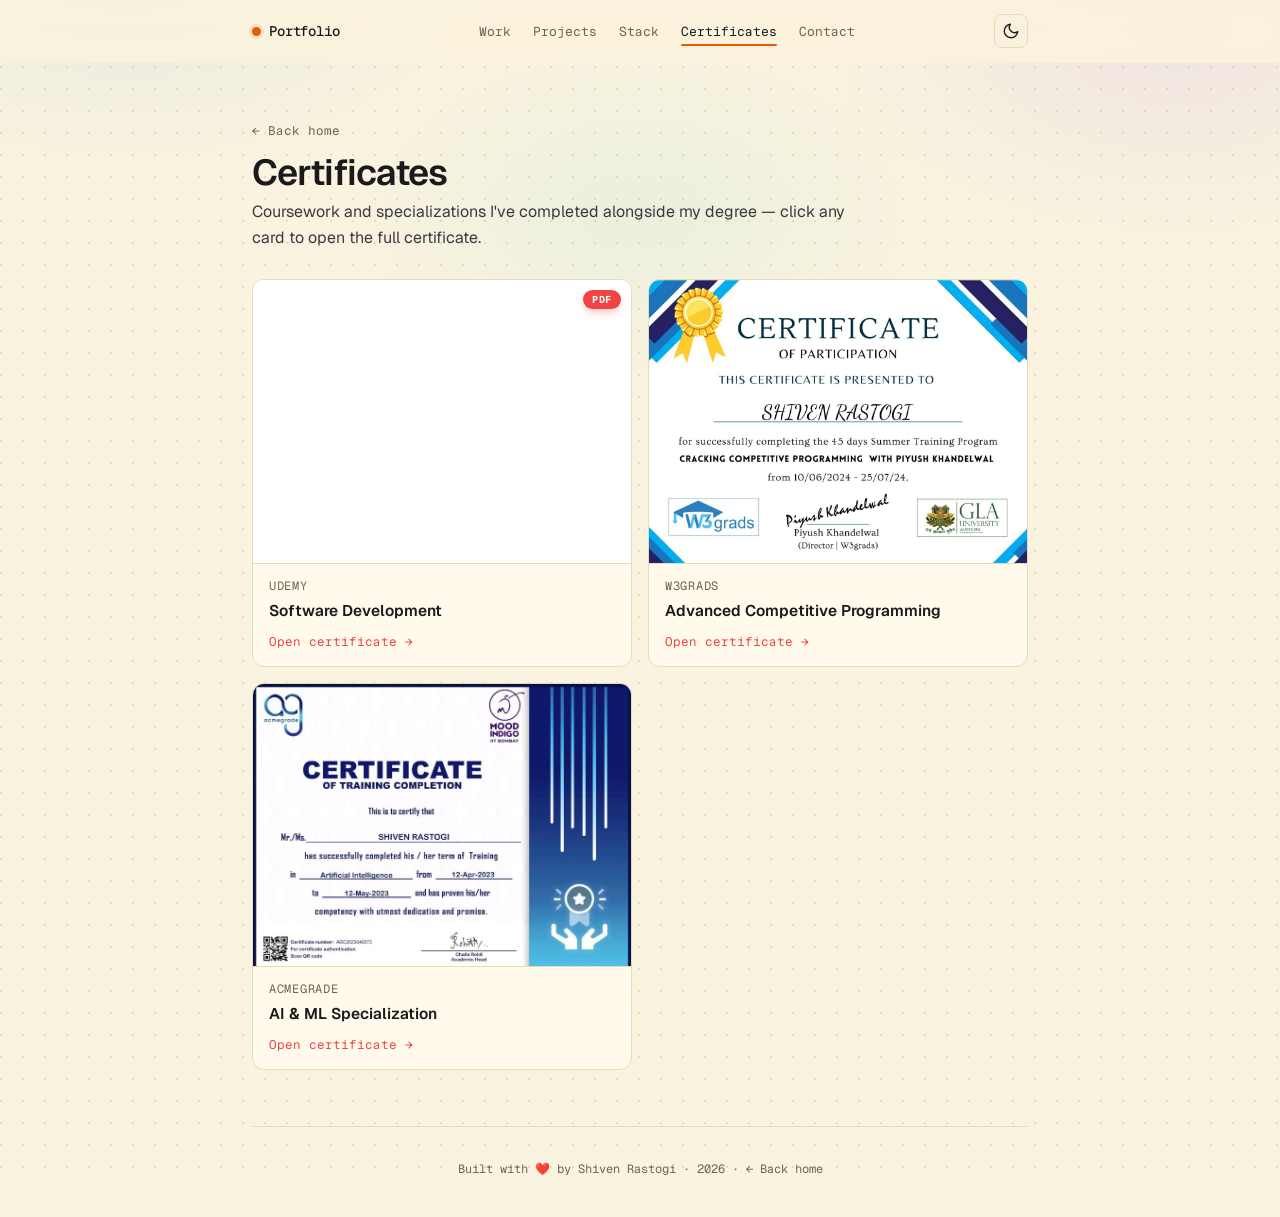
<file: certifications.html>
<!doctype html>
<html lang="en">
<head>
  <meta charset="utf-8" />
  <meta name="viewport" content="width=device-width, initial-scale=1" />
  <title>Certificates — Shiven Rastogi</title>
  <meta name="description" content="Certificates earned by Shiven Rastogi." />
  <meta name="theme-color" content="#0a1124" />

  <link rel="icon" type="image/png" href="https://github.com/Shivenrastogi59.png" />
  <link rel="apple-touch-icon" href="https://github.com/Shivenrastogi59.png" />

  <style>
    html { background-color: #faf3df; color-scheme: light; }
    html[data-theme="dark"] { background-color: #0a1124; color-scheme: dark; }
  </style>

  <link rel="prefetch" href="index.html" />
  <link rel="prefetch" href="projects.html" />
  <link rel="prefetch" href="contact.html" />
  <script>
    (function () {
      try {
        var saved = localStorage.getItem('shiven.theme');
        var sys = window.matchMedia('(prefers-color-scheme: dark)').matches;
        document.documentElement.setAttribute('data-theme', saved || (sys ? 'dark' : 'light'));
      } catch (e) {}
    })();
  </script>

  <link rel="preconnect" href="https://fonts.googleapis.com" />
  <link rel="preconnect" href="https://fonts.gstatic.com" crossorigin />
  <link href="https://fonts.googleapis.com/css2?family=Geist:wght@400;500;600;700&family=Geist+Mono:wght@400;500&display=swap" rel="stylesheet" />

  <link rel="stylesheet" href="styles.css" />
</head>
<body data-page="certifications">
  <a class="skip-link" href="#main">Skip to content</a>

  <header class="topbar">
    <div class="wrap-wide topbar-inner">
      <a class="brand" href="index.html" aria-label="Home">
        <span class="brand-dot" aria-hidden="true"></span>
        <span>Portfolio</span>
      </a>
      <nav id="topnav" class="topnav" aria-label="Primary">
        <a href="index.html#work">Work</a>
        <a href="projects.html">Projects</a>
        <a href="index.html#stack">Stack</a>
        <a href="certifications.html" class="active">Certificates</a>
        <a href="contact.html">Contact</a>
      </nav>
      <div class="topbar-end">
        <button id="navToggle" class="nav-toggle" aria-label="Toggle menu" aria-expanded="false" aria-controls="topnav" title="Menu">
          <svg class="icon-burger" viewBox="0 0 24 24" width="18" height="18" fill="none" stroke="currentColor" stroke-width="1.8" stroke-linecap="round" stroke-linejoin="round" aria-hidden="true"><line x1="3" y1="6" x2="21" y2="6"/><line x1="3" y1="12" x2="21" y2="12"/><line x1="3" y1="18" x2="21" y2="18"/></svg>
          <svg class="icon-close" viewBox="0 0 24 24" width="18" height="18" fill="none" stroke="currentColor" stroke-width="1.8" stroke-linecap="round" stroke-linejoin="round" aria-hidden="true"><line x1="18" y1="6" x2="6" y2="18"/><line x1="6" y1="6" x2="18" y2="18"/></svg>
        </button>
        <button id="themeToggle" class="theme-toggle" aria-label="Toggle theme">
          <svg class="icon-sun" viewBox="0 0 24 24" width="18" height="18" fill="none" stroke="currentColor" stroke-width="1.8" stroke-linecap="round" stroke-linejoin="round" aria-hidden="true"><circle cx="12" cy="12" r="4"/><path d="M12 2v2M12 20v2M4.93 4.93l1.41 1.41M17.66 17.66l1.41 1.41M2 12h2M20 12h2M4.93 19.07l1.41-1.41M17.66 6.34l1.41-1.41"/></svg>
          <svg class="icon-moon" viewBox="0 0 24 24" width="18" height="18" fill="none" stroke="currentColor" stroke-width="1.8" stroke-linecap="round" stroke-linejoin="round" aria-hidden="true"><path d="M21 12.79A9 9 0 1 1 11.21 3a7 7 0 0 0 9.79 9.79z"/></svg>
        </button>
      </div>
    </div>
  </header>

  <main id="main" class="wrap-wide">
    <section class="page-head">
      <a class="crumb" href="index.html">← Back home</a>
      <h1>Certificates</h1>
      <p class="lede">Coursework and specializations I've completed alongside my degree — click any card to open the full certificate.</p>
    </section>

    <section class="s-certs">
      <div class="cert-grid">

        <a class="cert-card reveal" href="Resume%26Certificates/Shiven--Udemy--SD.pdf" target="_blank" rel="noopener">
          <div class="cert-thumb cert-thumb-pdf">
            <iframe src="Resume%26Certificates/Shiven--Udemy--SD.pdf#toolbar=0&navpanes=0&scrollbar=0&view=FitH&page=1" title="Software Development certificate preview" tabindex="-1" aria-hidden="true" loading="lazy"></iframe>
            <span class="cert-thumb-cover" aria-hidden="true"></span>
            <span class="cert-badge">PDF</span>
          </div>
          <div class="cert-body">
            <span class="cert-issuer">Udemy</span>
            <h3 class="cert-name">Software Development</h3>
            <span class="cert-link">Open certificate →</span>
          </div>
        </a>

        <a class="cert-card reveal" href="Resume%26Certificates/Shiven--W3Grads--CP.jpg" target="_blank" rel="noopener">
          <div class="cert-thumb">
            <img src="Resume%26Certificates/Shiven--W3Grads--CP.jpg" alt="W3Grads Advanced Competitive Programming certificate" loading="lazy"/>
          </div>
          <div class="cert-body">
            <span class="cert-issuer">W3Grads</span>
            <h3 class="cert-name">Advanced Competitive Programming</h3>
            <span class="cert-link">Open certificate →</span>
          </div>
        </a>

        <a class="cert-card reveal" href="Resume%26Certificates/Shiven--Acmegrade--ML.jpeg" target="_blank" rel="noopener">
          <div class="cert-thumb">
            <img src="Resume%26Certificates/Shiven--Acmegrade--ML.jpeg" alt="Acmegrade AI & ML Specialization certificate" loading="lazy"/>
          </div>
          <div class="cert-body">
            <span class="cert-issuer">Acmegrade</span>
            <h3 class="cert-name">AI &amp; ML Specialization</h3>
            <span class="cert-link">Open certificate →</span>
          </div>
        </a>

      </div>
    </section>

    <footer class="footer">
      <p>Built with ❤️ by Shiven Rastogi · <span id="year"></span> · <a href="index.html">← Back home</a></p>
    </footer>
  </main>

  <div id="toast" class="toast" role="status" aria-live="polite"></div>
  <script src="script.js" defer></script>
</body>
</html>
</file>
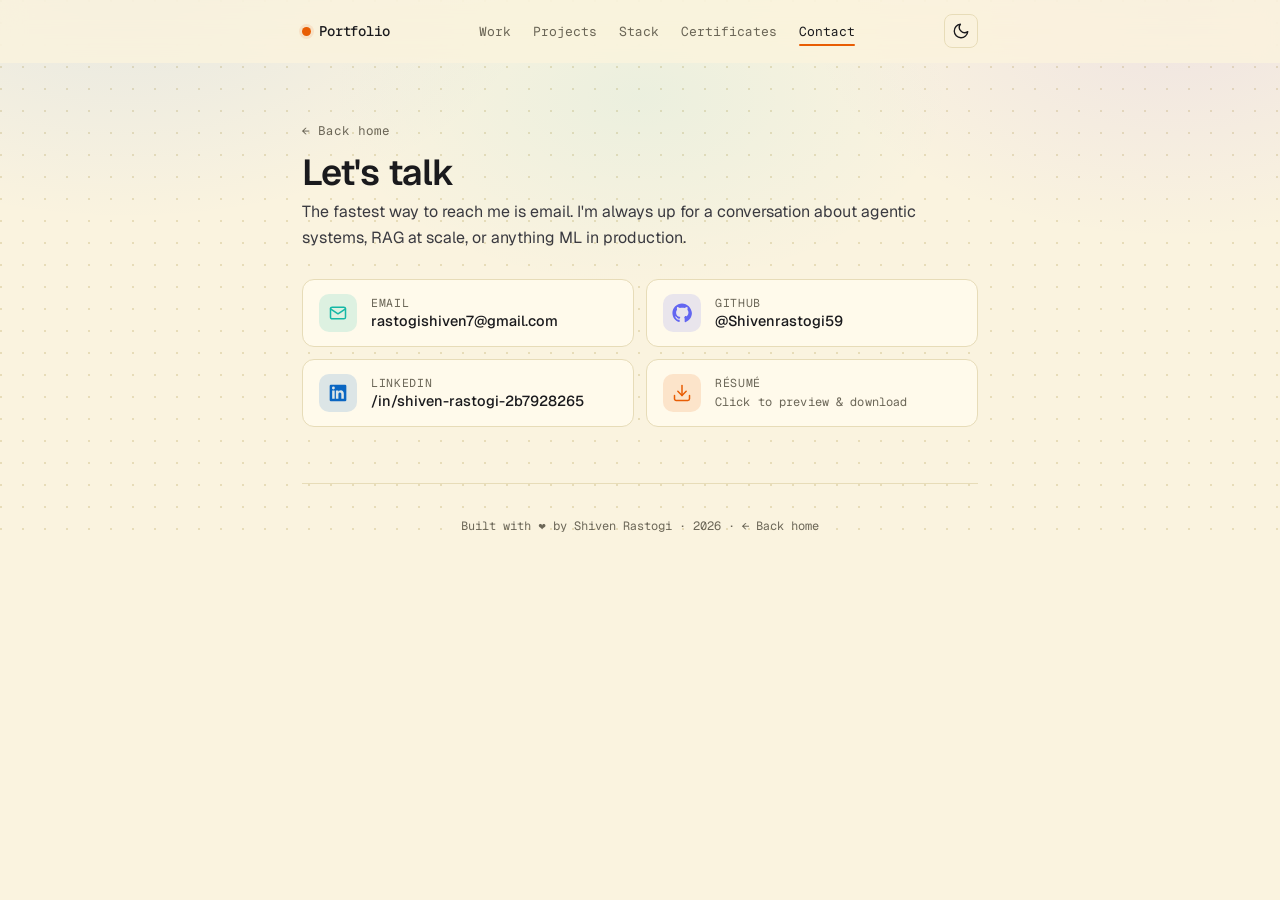
<file: contact.html>
<!doctype html>
<html lang="en">
<head>
  <meta charset="utf-8" />
  <meta name="viewport" content="width=device-width, initial-scale=1" />
  <title>Contact — Shiven Rastogi</title>
  <meta name="description" content="Reach out to Shiven Rastogi — email, GitHub, LinkedIn, phone." />
  <meta name="theme-color" content="#0a1124" />

  <link rel="icon" type="image/png" href="https://github.com/Shivenrastogi59.png" />
  <link rel="apple-touch-icon" href="https://github.com/Shivenrastogi59.png" />

  <style>
    html { background-color: #faf3df; color-scheme: light; }
    html[data-theme="dark"] { background-color: #0a1124; color-scheme: dark; }
  </style>

  <link rel="prefetch" href="index.html" />
  <link rel="prefetch" href="projects.html" />
  <link rel="prefetch" href="certifications.html" />
  <script>
    (function () {
      try {
        var saved = localStorage.getItem('shiven.theme');
        var sys = window.matchMedia('(prefers-color-scheme: dark)').matches;
        document.documentElement.setAttribute('data-theme', saved || (sys ? 'dark' : 'light'));
      } catch (e) {}
    })();
  </script>

  <link rel="preconnect" href="https://fonts.googleapis.com" />
  <link rel="preconnect" href="https://fonts.gstatic.com" crossorigin />
  <link href="https://fonts.googleapis.com/css2?family=Geist:wght@400;500;600;700&family=Geist+Mono:wght@400;500&display=swap" rel="stylesheet" />

  <link rel="stylesheet" href="styles.css" />
</head>
<body data-page="contact">
  <a class="skip-link" href="#main">Skip to content</a>

  <header class="topbar">
    <div class="wrap topbar-inner">
      <a class="brand" href="index.html" aria-label="Home">
        <span class="brand-dot" aria-hidden="true"></span>
        <span>Portfolio</span>
      </a>
      <nav id="topnav" class="topnav" aria-label="Primary">
        <a href="index.html#work">Work</a>
        <a href="projects.html">Projects</a>
        <a href="index.html#stack">Stack</a>
        <a href="certifications.html">Certificates</a>
        <a href="contact.html" class="active">Contact</a>
      </nav>
      <div class="topbar-end">
        <button id="navToggle" class="nav-toggle" aria-label="Toggle menu" aria-expanded="false" aria-controls="topnav" title="Menu">
          <svg class="icon-burger" viewBox="0 0 24 24" width="18" height="18" fill="none" stroke="currentColor" stroke-width="1.8" stroke-linecap="round" stroke-linejoin="round" aria-hidden="true"><line x1="3" y1="6" x2="21" y2="6"/><line x1="3" y1="12" x2="21" y2="12"/><line x1="3" y1="18" x2="21" y2="18"/></svg>
          <svg class="icon-close" viewBox="0 0 24 24" width="18" height="18" fill="none" stroke="currentColor" stroke-width="1.8" stroke-linecap="round" stroke-linejoin="round" aria-hidden="true"><line x1="18" y1="6" x2="6" y2="18"/><line x1="6" y1="6" x2="18" y2="18"/></svg>
        </button>
        <button id="themeToggle" class="theme-toggle" aria-label="Toggle theme">
          <svg class="icon-sun" viewBox="0 0 24 24" width="18" height="18" fill="none" stroke="currentColor" stroke-width="1.8" stroke-linecap="round" stroke-linejoin="round" aria-hidden="true"><circle cx="12" cy="12" r="4"/><path d="M12 2v2M12 20v2M4.93 4.93l1.41 1.41M17.66 17.66l1.41 1.41M2 12h2M20 12h2M4.93 19.07l1.41-1.41M17.66 6.34l1.41-1.41"/></svg>
          <svg class="icon-moon" viewBox="0 0 24 24" width="18" height="18" fill="none" stroke="currentColor" stroke-width="1.8" stroke-linecap="round" stroke-linejoin="round" aria-hidden="true"><path d="M21 12.79A9 9 0 1 1 11.21 3a7 7 0 0 0 9.79 9.79z"/></svg>
        </button>
      </div>
    </div>
  </header>

  <main id="main" class="wrap">
    <section class="page-head">
      <a class="crumb" href="index.html">← Back home</a>
      <h1>Let's talk</h1>
      <p class="lede">The fastest way to reach me is email. I'm always up for a conversation about agentic systems, RAG at scale, or anything ML in production.</p>
    </section>

    <section class="s-contact">
      <div class="contact-grid">

        <a class="contact-card cc-email reveal" href="mailto:rastogishiven7@gmail.com" id="emailBtn">
          <span class="ico" aria-hidden="true">
            <svg width="20" height="20" viewBox="0 0 24 24" fill="none" stroke="currentColor" stroke-width="1.8" stroke-linecap="round" stroke-linejoin="round"><rect x="3" y="5" width="18" height="14" rx="2"/><path d="m3 7 9 6 9-6"/></svg>
          </span>
          <div>
            <span class="k">Email</span>
            <span class="v">rastogishiven7@gmail.com</span>
          </div>
        </a>

        <a class="contact-card cc-gh reveal" href="https://github.com/Shivenrastogi59" target="_blank" rel="noopener">
          <span class="ico" aria-hidden="true">
            <svg viewBox="0 0 24 24" width="20" height="20" fill="currentColor"><path d="M12 .5C5.7.5.5 5.7.5 12c0 5.1 3.3 9.4 7.9 10.9.6.1.8-.3.8-.6v-2.2c-3.2.7-3.9-1.4-3.9-1.4-.5-1.3-1.3-1.7-1.3-1.7-1.1-.7.1-.7.1-.7 1.2.1 1.8 1.2 1.8 1.2 1 1.8 2.8 1.3 3.5 1 .1-.8.4-1.3.8-1.6-2.6-.3-5.3-1.3-5.3-5.7 0-1.3.4-2.3 1.2-3.2-.1-.3-.5-1.5.1-3.2 0 0 1-.3 3.2 1.2.9-.3 1.9-.4 2.9-.4s2 .1 2.9.4c2.2-1.5 3.2-1.2 3.2-1.2.6 1.7.2 2.9.1 3.2.7.9 1.2 1.9 1.2 3.2 0 4.4-2.7 5.4-5.3 5.7.4.4.8 1.1.8 2.2v3.3c0 .3.2.7.8.6 4.6-1.5 7.9-5.8 7.9-10.9C23.5 5.7 18.3.5 12 .5z"/></svg>
          </span>
          <div>
            <span class="k">GitHub</span>
            <span class="v">@Shivenrastogi59</span>
          </div>
        </a>

        <a class="contact-card cc-li reveal" href="https://www.linkedin.com/in/shiven-rastogi-2b7928265/" target="_blank" rel="noopener">
          <span class="ico" aria-hidden="true">
            <svg viewBox="0 0 24 24" width="20" height="20" fill="currentColor"><path d="M20.5 2h-17A1.5 1.5 0 002 3.5v17A1.5 1.5 0 003.5 22h17a1.5 1.5 0 001.5-1.5v-17A1.5 1.5 0 0020.5 2zM8 19H5V9h3v10zM6.5 7.7a1.7 1.7 0 110-3.4 1.7 1.7 0 010 3.4zM19 19h-3v-5.5c0-1.3-.5-2.2-1.7-2.2-1 0-1.5.7-1.7 1.4-.1.2-.1.6-.1.9V19h-3V9h3v1.4c.4-.6 1.1-1.6 2.9-1.6 2.1 0 3.6 1.4 3.6 4.3V19z"/></svg>
          </span>
          <div>
            <span class="k">LinkedIn</span>
            <span class="v">/in/shiven-rastogi-2b7928265</span>
          </div>
        </a>

        <a class="contact-card cc-resume reveal" data-resume href="Resume%26Certificates/Shiven_Rastogi.pdf">
          <span class="ico" aria-hidden="true">
            <svg width="20" height="20" viewBox="0 0 24 24" fill="none" stroke="currentColor" stroke-width="1.8" stroke-linecap="round" stroke-linejoin="round"><path d="M21 15v4a2 2 0 0 1-2 2H5a2 2 0 0 1-2-2v-4"/><polyline points="7 10 12 15 17 10"/><line x1="12" y1="15" x2="12" y2="3"/></svg>
          </span>
          <div>
            <span class="k">Résumé</span>
            <span class="v action">Click to preview &amp; download</span>
          </div>
        </a>

      </div>
    </section>

    <footer class="footer">
      <p>Built with ❤️ by Shiven Rastogi · <span id="year"></span> · <a href="index.html">← Back home</a></p>
    </footer>
  </main>

  <div id="toast" class="toast" role="status" aria-live="polite"></div>
  <script src="script.js" defer></script>
</body>
</html>
</file>
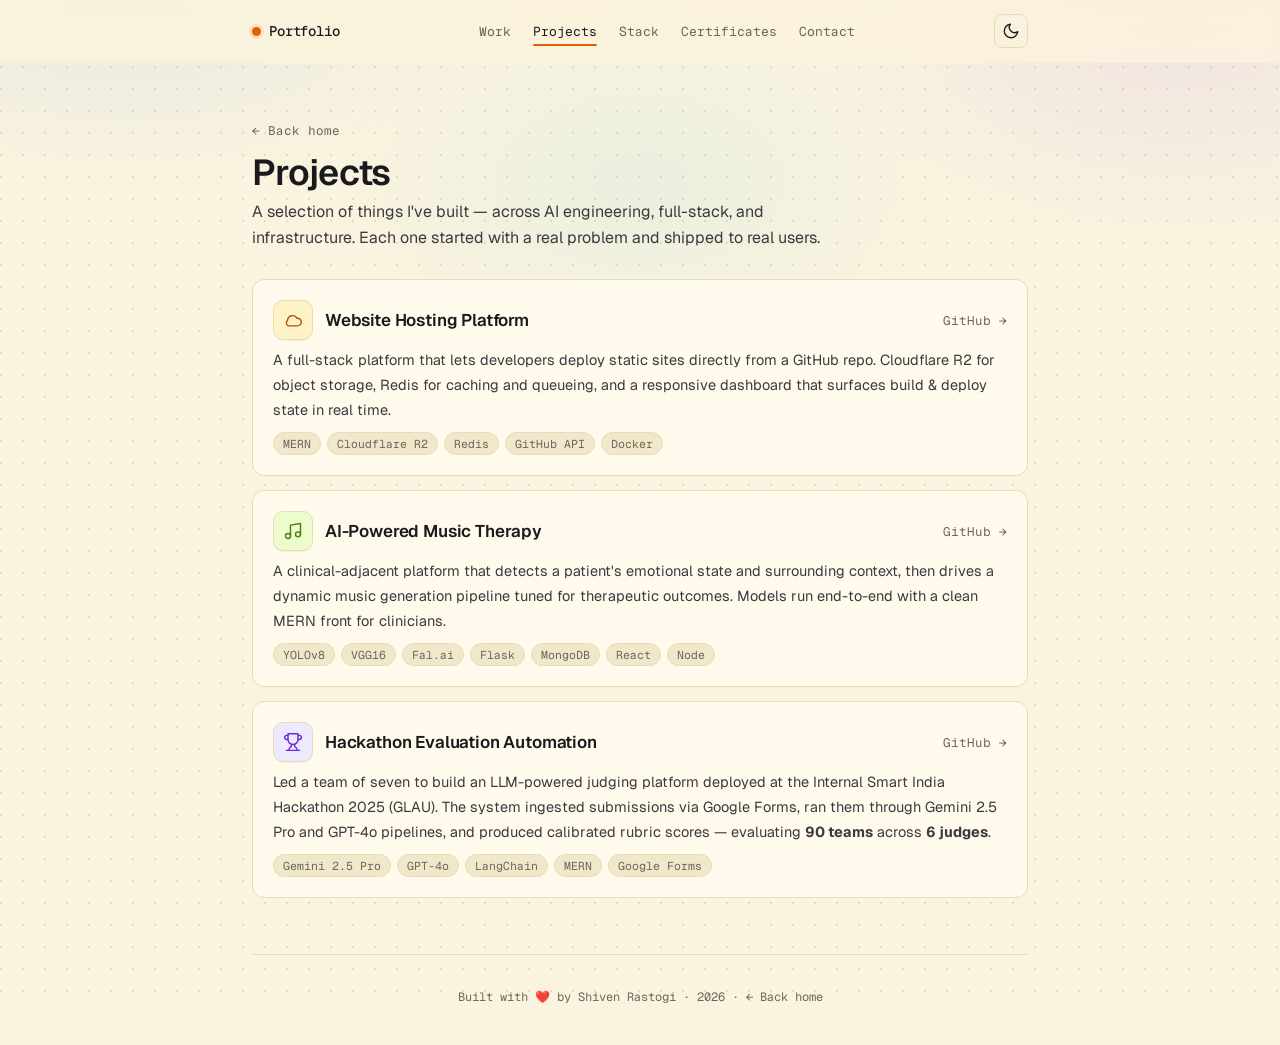
<file: projects.html>
<!doctype html>
<html lang="en">
<head>
  <meta charset="utf-8" />
  <meta name="viewport" content="width=device-width, initial-scale=1" />
  <title>Projects — Shiven Rastogi</title>
  <meta name="description" content="All projects by Shiven Rastogi — AI engineering, full-stack, and infrastructure." />
  <meta name="theme-color" content="#0a1124" />

  <link rel="icon" type="image/png" href="https://github.com/Shivenrastogi59.png" />
  <link rel="apple-touch-icon" href="https://github.com/Shivenrastogi59.png" />

  <style>
    html { background-color: #faf3df; color-scheme: light; }
    html[data-theme="dark"] { background-color: #0a1124; color-scheme: dark; }
  </style>

  <link rel="prefetch" href="index.html" />
  <link rel="prefetch" href="certifications.html" />
  <link rel="prefetch" href="contact.html" />
  <script>
    (function () {
      try {
        var saved = localStorage.getItem('shiven.theme');
        var sys = window.matchMedia('(prefers-color-scheme: dark)').matches;
        document.documentElement.setAttribute('data-theme', saved || (sys ? 'dark' : 'light'));
      } catch (e) {}
    })();
  </script>

  <link rel="preconnect" href="https://fonts.googleapis.com" />
  <link rel="preconnect" href="https://fonts.gstatic.com" crossorigin />
  <link href="https://fonts.googleapis.com/css2?family=Geist:wght@400;500;600;700&family=Geist+Mono:wght@400;500&display=swap" rel="stylesheet" />

  <link rel="stylesheet" href="styles.css" />
</head>
<body data-page="projects">
  <a class="skip-link" href="#main">Skip to content</a>

  <header class="topbar">
    <div class="wrap-wide topbar-inner">
      <a class="brand" href="index.html" aria-label="Home">
        <span class="brand-dot" aria-hidden="true"></span>
        <span>Portfolio</span>
      </a>
      <nav id="topnav" class="topnav" aria-label="Primary">
        <a href="index.html#work">Work</a>
        <a href="projects.html" class="active">Projects</a>
        <a href="index.html#stack">Stack</a>
        <a href="certifications.html">Certificates</a>
        <a href="contact.html">Contact</a>
      </nav>
      <div class="topbar-end">
        <button id="navToggle" class="nav-toggle" aria-label="Toggle menu" aria-expanded="false" aria-controls="topnav" title="Menu">
          <svg class="icon-burger" viewBox="0 0 24 24" width="18" height="18" fill="none" stroke="currentColor" stroke-width="1.8" stroke-linecap="round" stroke-linejoin="round" aria-hidden="true"><line x1="3" y1="6" x2="21" y2="6"/><line x1="3" y1="12" x2="21" y2="12"/><line x1="3" y1="18" x2="21" y2="18"/></svg>
          <svg class="icon-close" viewBox="0 0 24 24" width="18" height="18" fill="none" stroke="currentColor" stroke-width="1.8" stroke-linecap="round" stroke-linejoin="round" aria-hidden="true"><line x1="18" y1="6" x2="6" y2="18"/><line x1="6" y1="6" x2="18" y2="18"/></svg>
        </button>
        <button id="themeToggle" class="theme-toggle" aria-label="Toggle theme">
          <svg class="icon-sun" viewBox="0 0 24 24" width="18" height="18" fill="none" stroke="currentColor" stroke-width="1.8" stroke-linecap="round" stroke-linejoin="round" aria-hidden="true"><circle cx="12" cy="12" r="4"/><path d="M12 2v2M12 20v2M4.93 4.93l1.41 1.41M17.66 17.66l1.41 1.41M2 12h2M20 12h2M4.93 19.07l1.41-1.41M17.66 6.34l1.41-1.41"/></svg>
          <svg class="icon-moon" viewBox="0 0 24 24" width="18" height="18" fill="none" stroke="currentColor" stroke-width="1.8" stroke-linecap="round" stroke-linejoin="round" aria-hidden="true"><path d="M21 12.79A9 9 0 1 1 11.21 3a7 7 0 0 0 9.79 9.79z"/></svg>
        </button>
      </div>
    </div>
  </header>

  <main id="main" class="wrap-wide">
    <section class="page-head">
      <a class="crumb" href="index.html">← Back home</a>
      <h1>Projects</h1>
      <p class="lede">A selection of things I've built — across AI engineering, full-stack, and infrastructure. Each one started with a real problem and shipped to real users.</p>
    </section>

    <section class="s-projects">
      <div class="proj-list">

        <article class="proj-card reveal">
          <div class="proj-card-head">
            <div class="proj-card-title">
              <span class="mark m-host" aria-hidden="true"><svg viewBox="0 0 24 24" fill="none" stroke="currentColor" stroke-width="1.7" stroke-linecap="round" stroke-linejoin="round"><path d="M17.5 19a4.5 4.5 0 1 0-.7-8.95 6 6 0 0 0-11.32 2.42A4 4 0 0 0 6 19h11.5z"/></svg></span>
              <h3>Website Hosting Platform</h3>
            </div>
            <a class="see-all" href="https://github.com/Shivenrastogi59/WebHost" target="_blank" rel="noopener">GitHub →</a>
          </div>
          <p>A full-stack platform that lets developers deploy static sites directly from a GitHub repo. Cloudflare R2 for object storage, Redis for caching and queueing, and a responsive dashboard that surfaces build &amp; deploy state in real time.</p>
          <div class="proj-tags">
            <span>MERN</span><span>Cloudflare R2</span><span>Redis</span><span>GitHub API</span><span>Docker</span>
          </div>
        </article>

        <article class="proj-card reveal">
          <div class="proj-card-head">
            <div class="proj-card-title">
              <span class="mark m-music" aria-hidden="true"><svg viewBox="0 0 24 24" fill="none" stroke="currentColor" stroke-width="1.7" stroke-linecap="round" stroke-linejoin="round"><path d="M9 18V5l12-2v13"/><circle cx="6" cy="18" r="3"/><circle cx="18" cy="16" r="3"/></svg></span>
              <h3>AI-Powered Music Therapy</h3>
            </div>
            <a class="see-all" href="https://github.com/Shivenrastogi59/Melos_Mentis" target="_blank" rel="noopener">GitHub →</a>
          </div>
          <p>A clinical-adjacent platform that detects a patient's emotional state and surrounding context, then drives a dynamic music generation pipeline tuned for therapeutic outcomes. Models run end-to-end with a clean MERN front for clinicians.</p>
          <div class="proj-tags">
            <span>YOLOv8</span><span>VGG16</span><span>Fal.ai</span><span>Flask</span><span>MongoDB</span><span>React</span><span>Node</span>
          </div>
        </article>

        <article class="proj-card reveal">
          <div class="proj-card-head">
            <div class="proj-card-title">
              <span class="mark m-hack" aria-hidden="true"><svg viewBox="0 0 24 24" fill="none" stroke="currentColor" stroke-width="1.7" stroke-linecap="round" stroke-linejoin="round"><path d="M6 9H4.5a2.5 2.5 0 1 1 0-5H6"/><path d="M18 9h1.5a2.5 2.5 0 0 0 0-5H18"/><path d="M4 22h16"/><path d="M10 14.66V17c0 .55-.47.98-.97 1.21C7.85 18.75 7 20.24 7 22"/><path d="M14 14.66V17c0 .55.47.98.97 1.21C16.15 18.75 17 20.24 17 22"/><path d="M18 2H6v7a6 6 0 0 0 12 0V2Z"/></svg></span>
              <h3>Hackathon Evaluation Automation</h3>
            </div>
            <a class="see-all" href="https://github.com/Shivenrastogi59/hackathon-evaluation" target="_blank" rel="noopener">GitHub →</a>
          </div>
          <p>Led a team of seven to build an LLM-powered judging platform deployed at the Internal Smart India Hackathon 2025 (GLAU). The system ingested submissions via Google Forms, ran them through Gemini 2.5 Pro and GPT-4o pipelines, and produced calibrated rubric scores — evaluating <b>90 teams</b> across <b>6 judges</b>.</p>
          <div class="proj-tags">
            <span>Gemini 2.5 Pro</span><span>GPT-4o</span><span>LangChain</span><span>MERN</span><span>Google Forms</span>
          </div>
        </article>

      </div>
    </section>

    <footer class="footer">
      <p>Built with ❤️ by Shiven Rastogi · <span id="year"></span> · <a href="index.html">← Back home</a></p>
    </footer>
  </main>

  <div id="toast" class="toast" role="status" aria-live="polite"></div>
  <script src="script.js" defer></script>
</body>
</html>
</file>
<file: styles.css>
/* =========================================================
   Shiven Rastogi — portfolio
   Minimal, multi-page, color-conscious.
   ========================================================= */

:root {
  /* light theme — warm cream */
  --bg:           #faf3df;          /* cream */
  --bg-soft:      #f1e8cb;          /* warmer cream for elevated bands */
  --fg:           #1a1a1d;
  --fg-soft:      #3a3a40;
  --muted:        #6b6657;          /* slightly warmer muted */
  --rule:         #e7dcb8;          /* soft beige rule */
  --card:         #fffaeb;          /* off-cream for cards (slight elevation pop) */
  --accent:       #e85d04;          /* warm coral-orange */
  --accent-soft:  rgba(232, 93, 4, 0.10);
  --selection:    rgba(232, 93, 4, 0.22);

  /* section accent palette */
  --c-about:      #e85d04;
  --c-work:       #3b82f6;          /* blue */
  --c-projects:   #10b981;          /* emerald */
  --c-stack:      #8b5cf6;          /* violet */
  --c-edu:        #ec4899;          /* pink */
  --c-achv:       #f59e0b;          /* amber */
  --c-gh:         #06b6d4;          /* cyan */
  --c-certs:      #ef4444;          /* red */
  --c-contact:    #14b8a6;          /* teal */

  --shadow-sm:    0 1px 0 rgba(0,0,0,0.04), 0 8px 20px -16px rgba(0,0,0,0.10);
  --shadow-md:    0 1px 0 rgba(0,0,0,0.04), 0 18px 36px -24px rgba(0,0,0,0.18);

  --font-sans:    'Geist', system-ui, -apple-system, 'Segoe UI', Roboto, sans-serif;
  --font-mono:    'Geist Mono', ui-monospace, SFMono-Regular, Menlo, monospace;

  --maxw:         720px;
  --maxw-wide:    820px;
  --radius:       12px;
  --t:            180ms cubic-bezier(.2,.7,.2,1);
}

html[data-theme="dark"] {
  --bg:           #0a1124;       /* deep navy */
  --bg-soft:      #131c38;       /* elevated navy */
  --fg:           #e8ecf6;
  --fg-soft:      #c8d2e6;
  --muted:        #8a96b0;
  --rule:         #1f2a48;
  --card:         #131c38;
  --accent:       #ff8a3d;
  --accent-soft:  rgba(255, 138, 61, 0.14);
  --selection:    rgba(255, 138, 61, 0.28);
}

* { box-sizing: border-box; }

html, body {
  margin: 0;
  padding: 0;
  background: var(--bg);
  color: var(--fg);
  font-family: var(--font-sans);
  font-feature-settings: "ss01", "cv11";
  -webkit-font-smoothing: antialiased;
  text-rendering: optimizeLegibility;
  scroll-behavior: smooth;
}

/* textured background: soft dotted grid + colored radial blobs in hero area */
body {
  background-image:
    radial-gradient(ellipse 700px 420px at 10% -6%, color-mix(in srgb, var(--c-work) 11%, transparent), transparent 60%),
    radial-gradient(ellipse 620px 380px at 92% 2%, color-mix(in srgb, var(--c-stack) 10%, transparent), transparent 60%),
    radial-gradient(ellipse 520px 320px at 50% 18%, color-mix(in srgb, var(--c-gh) 6%, transparent), transparent 60%),
    radial-gradient(circle at 1px 1px, var(--rule) 1px, transparent 1px);
  background-size: auto, auto, auto, 22px 22px;
  background-position: top left, top right, top center, 0 0;
  background-repeat: no-repeat, no-repeat, no-repeat, repeat;
}
html[data-theme="dark"] body {
  background-image:
    radial-gradient(ellipse 760px 440px at 8% -8%, color-mix(in srgb, var(--c-work) 26%, transparent), transparent 60%),
    radial-gradient(ellipse 680px 400px at 96% 4%, color-mix(in srgb, var(--c-stack) 22%, transparent), transparent 60%),
    radial-gradient(ellipse 540px 340px at 50% 22%, color-mix(in srgb, var(--c-gh) 14%, transparent), transparent 60%),
    radial-gradient(circle at 1px 1px, rgba(255,255,255,0.045) 1px, transparent 1px);
  background-size: auto, auto, auto, 22px 22px;
  background-position: top left, top right, top center, 0 0;
  background-repeat: no-repeat, no-repeat, no-repeat, repeat;
}

::selection { background: var(--selection); color: var(--fg); }
img { max-width: 100%; display: block; }
a { color: inherit; text-decoration: none; }

.wrap     { max-width: var(--maxw);      margin: 0 auto; padding: 0 22px; }
.wrap-wide{ max-width: var(--maxw-wide); margin: 0 auto; padding: 0 22px; }

.skip-link {
  position: absolute; top: -40px; left: 8px;
  background: var(--accent); color: #fff;
  padding: 6px 10px; border-radius: 6px; font-size: 13px;
  z-index: 100;
}
.skip-link:focus { top: 8px; }

/* =========================================================
   topbar
   ========================================================= */
.topbar {
  position: sticky; top: 0; z-index: 50;
  background: color-mix(in srgb, var(--bg) 82%, transparent);
  backdrop-filter: saturate(160%) blur(12px);
  -webkit-backdrop-filter: saturate(160%) blur(12px);
  border-bottom: 1px solid transparent;
  transition: border-color var(--t), background var(--t);
}
.topbar.scrolled { border-bottom-color: var(--rule); }
.topbar-inner {
  display: flex; align-items: center; justify-content: space-between;
  padding-top: 14px; padding-bottom: 14px;
  gap: 18px;
}
.brand {
  display: inline-flex; align-items: center; gap: 8px;
  font-family: var(--font-mono); font-size: 14px; font-weight: 500;
  letter-spacing: -0.01em;
  color: var(--fg);
}
.brand-dot {
  width: 9px; height: 9px; border-radius: 50%;
  background: var(--accent);
  box-shadow: 0 0 0 3px var(--accent-soft);
}
.topnav {
  display: flex; gap: 22px;
  font-family: var(--font-mono); font-size: 13px;
  color: var(--muted);
}
.topnav a {
  position: relative;
  transition: color var(--t);
}
.topnav a:hover, .topnav a.active { color: var(--fg); }
.topnav a.active::after {
  content: ""; position: absolute; left: 0; right: 0; bottom: -6px;
  height: 2px; background: var(--accent); border-radius: 2px;
}

.topbar-end {
  display: flex;
  align-items: center;
  gap: 8px;
}
.theme-toggle,
.nav-toggle {
  width: 34px; height: 34px;
  display: inline-grid; place-items: center;
  background: transparent;
  border: 1px solid var(--rule);
  border-radius: 8px;
  color: var(--fg);
  cursor: pointer;
  transition: background var(--t), border-color var(--t), transform var(--t);
}
.theme-toggle:hover,
.nav-toggle:hover { background: var(--bg-soft); border-color: color-mix(in srgb, var(--fg) 20%, var(--rule)); }
.theme-toggle:active,
.nav-toggle:active { transform: scale(0.96); }
.theme-toggle .icon-sun  { display: none; }
.theme-toggle .icon-moon { display: block; }
html[data-theme="dark"] .theme-toggle .icon-sun  { display: block; }
html[data-theme="dark"] .theme-toggle .icon-moon { display: none; }

.nav-toggle { display: none; }
.nav-toggle .icon-close { display: none; }
.nav-toggle[aria-expanded="true"] .icon-burger { display: none; }
.nav-toggle[aria-expanded="true"] .icon-close { display: block; }

@media (max-width: 600px) {
  .nav-toggle { display: inline-grid; }
  .topnav {
    display: none;
    position: fixed;
    top: 60px;
    left: 0; right: 0;
    flex-direction: column;
    gap: 0;
    padding: 14px 22px 22px;
    font-size: 14px;
    background: color-mix(in srgb, var(--bg) 96%, transparent);
    backdrop-filter: saturate(160%) blur(14px);
    -webkit-backdrop-filter: saturate(160%) blur(14px);
    border-bottom: 1px solid var(--rule);
    box-shadow: 0 18px 36px -16px rgba(0,0,0,0.18);
    z-index: 49;
    animation: navDrop 200ms cubic-bezier(.2,.7,.2,1);
  }
  .topnav.open { display: flex; }
  .topnav a {
    padding: 14px 4px;
    color: var(--fg);
    font-size: 15px;
    border-bottom: 1px solid var(--rule);
  }
  .topnav a:last-child { border-bottom: 0; }
  .topnav a.active { color: var(--accent); }
  .topnav a.active::after { display: none; }
}
@keyframes navDrop {
  from { opacity: 0; transform: translateY(-6px); }
  to   { opacity: 1; transform: translateY(0); }
}

/* =========================================================
   hero
   ========================================================= */
.hero { padding: 56px 0 24px; }
.hero-row {
  display: flex; align-items: center; gap: 18px;
  margin-bottom: 18px;
}
.avatar {
  width: 86px; height: 86px; border-radius: 50%;
  border: 1px solid var(--rule);
  background: var(--bg-soft);
  object-fit: cover;
  transition: transform var(--t);
  box-shadow: 0 0 0 4px color-mix(in srgb, var(--c-work) 14%, transparent);
}
html[data-theme="dark"] .avatar {
  box-shadow: 0 0 0 4px color-mix(in srgb, var(--c-work) 22%, transparent);
}
.avatar:hover { transform: rotate(-3deg) scale(1.02); }
.hero-meta h1 {
  margin: 0 0 4px;
  font-family: var(--font-sans);
  font-size: clamp(30px, 4.4vw, 40px);
  font-weight: 600;
  letter-spacing: -0.025em;
  line-height: 1.05;
}
.hero-tag {
  margin: 0 0 6px;
  color: var(--fg-soft);
  font-size: 15.5px;
  line-height: 1.5;
}
.hero-tag em {
  font-style: normal;
  color: var(--accent);
  font-weight: 500;
}
.hero-loc {
  margin: 0;
  font-family: var(--font-mono);
  font-size: 12.5px;
  color: var(--muted);
  line-height: 1.6;
}
.status-live {
  display: inline-block;
  vertical-align: middle;
  margin-right: 7px;
  width: 7px; height: 7px; border-radius: 50%;
  background: #22c55e;
  box-shadow: 0 0 0 3px rgba(34, 197, 94, 0.18);
}
.hero-loc .ilink { white-space: nowrap; }

.hero-actions {
  list-style: none; padding: 0; margin: 18px 0 0;
  display: flex; flex-wrap: wrap; gap: 8px;
}
.btn {
  display: inline-flex; align-items: center; gap: 8px;
  padding: 8px 14px;
  border-radius: 999px;
  font-size: 13.5px;
  font-weight: 500;
  border: 1px solid var(--rule);
  background: var(--card);
  color: var(--fg);
  cursor: pointer;
  transition: background var(--t), border-color var(--t), transform var(--t), color var(--t);
}
.btn:hover { border-color: color-mix(in srgb, var(--fg) 30%, var(--rule)); transform: translateY(-1px); }
.btn:active { transform: translateY(0); }
.btn.primary {
  background: var(--fg);
  color: var(--bg);
  border-color: var(--fg);
}
.btn.primary:hover {
  background: var(--accent);
  border-color: var(--accent);
  color: #fff;
}
.btn.ghost { background: transparent; }
.btn.ghost:hover { background: var(--bg-soft); }

@media (max-width: 540px) {
  .hero-actions { gap: 6px; flex-wrap: nowrap; }
  .hero-actions .btn {
    padding: 8px 12px;
    font-size: 12.5px;
    gap: 6px;
  }
  .hero-actions .btn-icon {
    padding: 8px;
    width: 36px; height: 36px;
    justify-content: center;
  }
  .hero-actions .btn-icon .btn-label { display: none; }
}
@media (max-width: 360px) {
  .hero-actions .btn { padding: 7px 10px; font-size: 12px; }
}

/* =========================================================
   sections
   ========================================================= */
.rule {
  border: 0;
  border-top: 1px solid var(--rule);
  margin: 52px 0;
}
.section { scroll-margin-top: 80px; }
.sect-head {
  display: flex; align-items: baseline; justify-content: space-between;
  margin-bottom: 20px;
  gap: 12px;
}
.sect-head h2 {
  font-family: var(--font-sans);
  font-size: 18px;
  font-weight: 600;
  letter-spacing: -0.015em;
  margin: 0;
  color: var(--fg);
  display: inline-flex; align-items: center; gap: 10px;
}
.sect-head h2::before {
  content: "";
  width: 9px; height: 9px; border-radius: 50%;
  background: var(--sect-color, var(--accent));
  box-shadow: 0 0 0 3px color-mix(in srgb, var(--sect-color, var(--accent)) 18%, transparent);
}
.sect-meta {
  font-family: var(--font-mono);
  font-size: 12px;
  color: var(--muted);
}
.sect-meta a { color: var(--muted); }
.sect-meta a:hover { color: var(--fg); }

/* per-section accent */
.s-about     { --sect-color: var(--c-about); }
.s-work      { --sect-color: var(--c-work); }
.s-projects  { --sect-color: var(--c-projects); }
.s-stack     { --sect-color: var(--c-stack); }
.s-edu       { --sect-color: var(--c-edu); }
.s-achv      { --sect-color: var(--c-achv); }
.s-gh        { --sect-color: var(--c-gh); }
.s-certs     { --sect-color: var(--c-certs); }
.s-contact   { --sect-color: var(--c-contact); }

/* =========================================================
   about
   ========================================================= */
.about-body p {
  margin: 0 0 14px;
  font-size: 16px;
  line-height: 1.75;
  color: var(--fg-soft);
}
.about-body p:last-child { margin-bottom: 0; }
.about-body strong { color: var(--fg); font-weight: 600; }
.about-greet {
  font-size: 18px;
  font-weight: 600;
  color: var(--fg);
  margin-bottom: 14px !important;
}

/* =========================================================
   entries (work / projects / education)
   ========================================================= */
.entry {
  display: grid;
  grid-template-columns: 46px 1fr;
  gap: 14px;
  padding: 14px 0;
  border-radius: var(--radius);
  transition: background var(--t);
}
.entry + .entry { border-top: 1px dashed var(--rule); padding-top: 18px; margin-top: 4px; }

/* CRISP company / project marker (styled initial, no blur) */
.mark {
  width: 40px; height: 40px;
  border-radius: 10px;
  background: var(--mark-bg, var(--bg-soft));
  border: 1px solid var(--rule);
  color: var(--mark-fg, var(--accent));
  display: inline-grid; place-items: center;
  font-family: var(--font-mono);
  font-weight: 600;
  font-size: 16px;
  letter-spacing: -0.02em;
  position: relative;
  overflow: hidden;
  box-shadow: var(--shadow-sm);
}
.mark.has-img {
  background: #ffffff;
  padding: 4px;
  border-color: color-mix(in srgb, #000 8%, var(--rule));
}
.mark.has-img img {
  width: 100%; height: 100%;
  object-fit: contain;
  display: block;
}
html[data-theme="dark"] .mark.has-img {
  background: #f6f7fb;
  border-color: rgba(255,255,255,0.08);
}
.mark .mark-letter { z-index: 1; }
.mark > svg {
  width: 20px; height: 20px;
  color: var(--mark-fg, var(--accent));
  z-index: 1;
}
.m-nile     { --mark-bg: #1e3a8a;       --mark-fg: #ffffff; }
.m-yantra   { --mark-bg: #5b21b6;       --mark-fg: #ffffff; }
.m-gla      { --mark-bg: #be123c;       --mark-fg: #ffffff; }
.m-host     { --mark-bg: #fef3c7;       --mark-fg: #b45309; }
.m-music    { --mark-bg: #ecfccb;       --mark-fg: #4d7c0f; }
.m-hack     { --mark-bg: #ede9fe;       --mark-fg: #6d28d9; }
.m-udemy    { --mark-bg: #f5e1ff;       --mark-fg: #a435f0; }
.m-w3       { --mark-bg: #dbeafe;       --mark-fg: #1d4ed8; }
.m-acme     { --mark-bg: #ffedd5;       --mark-fg: #c2410c; }
html[data-theme="dark"] .m-host  { --mark-bg: #422006; --mark-fg: #fbbf24; }
html[data-theme="dark"] .m-music { --mark-bg: #1a2e05; --mark-fg: #a3e635; }
html[data-theme="dark"] .m-hack  { --mark-bg: #2e1065; --mark-fg: #c4b5fd; }
html[data-theme="dark"] .m-udemy { --mark-bg: #3b0764; --mark-fg: #d8b4fe; }
html[data-theme="dark"] .m-w3    { --mark-bg: #1e3a8a; --mark-fg: #93c5fd; }
html[data-theme="dark"] .m-acme  { --mark-bg: #431407; --mark-fg: #fdba74; }

.entry-body { min-width: 0; }
.entry-head {
  display: flex; align-items: baseline; justify-content: space-between;
  gap: 12px; flex-wrap: wrap;
  margin-bottom: 4px;
}
.entry-head h3 {
  margin: 0;
  font-size: 15.5px;
  font-weight: 600;
  letter-spacing: -0.01em;
}
.entry-head .at {
  font-weight: 400;
  color: var(--muted);
}
.entry-head .when {
  font-family: var(--font-mono);
  font-size: 12px;
  color: var(--muted);
  white-space: nowrap;
}
.entry-body p {
  margin: 4px 0 0;
  color: var(--fg-soft);
  font-size: 14.5px;
  line-height: 1.65;
}
.entry-body .role-meta {
  font-family: var(--font-mono);
  font-size: 12.5px;
  color: var(--muted);
  margin-top: 2px;
}
.entry.compact { padding: 8px 0; }

/* =========================================================
   inline links
   ========================================================= */
.ilink {
  color: var(--fg);
  text-decoration: none;
  transition: color var(--t);
}
.ilink:hover { color: var(--accent); }
.ilink.ext {
  background: none;
  color: var(--muted);
  font-size: 0.85em;
  margin-left: 4px;
  padding: 0 4px;
  border-radius: 4px;
  transition: color var(--t), background var(--t);
}
.ilink.ext:hover { color: var(--accent); background: var(--accent-soft); }

.see-all {
  display: inline-flex; align-items: center; gap: 6px;
  font-family: var(--font-mono);
  font-size: 12.5px;
  color: var(--muted);
  transition: color var(--t), gap var(--t);
}
.see-all:hover { color: var(--fg); gap: 10px; }

/* =========================================================
   stack
   ========================================================= */
.stack-group + .stack-group { margin-top: 22px; }
.stack-title {
  font-family: var(--font-mono);
  font-size: 12px;
  font-weight: 500;
  color: var(--muted);
  margin: 0 0 10px;
  letter-spacing: 0.02em;
}
.logos {
  list-style: none; padding: 0; margin: 0;
  display: flex; flex-wrap: wrap; gap: 8px;
}
.logos li {
  display: inline-flex; align-items: center; gap: 8px;
  padding: 6px 12px;
  background: var(--card);
  border: 1px solid var(--rule);
  border-radius: 999px;
  font-size: 13px;
  color: var(--fg-soft);
  transition: border-color var(--t), color var(--t), transform var(--t), background var(--t);
}
.logos li:hover {
  border-color: color-mix(in srgb, var(--c-stack) 50%, var(--rule));
  color: var(--fg);
  transform: translateY(-1px);
  background: color-mix(in srgb, var(--c-stack) 6%, var(--card));
}
.logos img { width: 18px; height: 18px; }
.logos .text-logo {
  display: inline-grid; place-items: center;
  min-width: 26px; height: 16px; padding: 0 5px;
  border-radius: 4px;
  font-family: var(--font-mono);
  font-size: 9.5px;
  font-weight: 700;
  letter-spacing: 0.02em;
  color: #fff;
}
html[data-theme="dark"] .logos li img[src*="000000"],
html[data-theme="dark"] .logos li img[src*="181717"],
html[data-theme="dark"] .logos li img[src*="1C3C3C"] {
  filter: invert(1) hue-rotate(180deg) brightness(1.2);
}

.concepts {
  color: var(--fg-soft);
  font-size: 14.5px;
  line-height: 1.85;
  margin: 0;
}

/* =========================================================
   achievements
   ========================================================= */
.achv {
  list-style: none; padding: 0; margin: 0;
  display: flex; flex-direction: column; gap: 12px;
}
.achv li {
  display: flex; align-items: flex-start; gap: 12px;
  font-size: 14.5px;
  color: var(--fg-soft);
  line-height: 1.6;
  padding: 12px 14px;
  background: var(--card);
  border: 1px solid var(--rule);
  border-radius: var(--radius);
  transition: border-color var(--t), transform var(--t);
}
.achv li:hover {
  border-color: color-mix(in srgb, var(--c-achv) 50%, var(--rule));
  transform: translateY(-1px);
}
.achv .bullet {
  flex: none;
  width: 24px; height: 24px;
  border-radius: 6px;
  background: color-mix(in srgb, var(--c-achv) 14%, transparent);
  color: var(--c-achv);
  display: inline-grid; place-items: center;
  font-size: 11px;
}

/* =========================================================
   github chart
   ========================================================= */
.gh-chart {
  display: block;
  padding: 16px;
  background: var(--card);
  border: 1px solid var(--rule);
  border-radius: var(--radius);
  transition: border-color var(--t), transform var(--t);
}
.gh-chart:hover {
  border-color: color-mix(in srgb, var(--c-gh) 50%, var(--rule));
  transform: translateY(-1px);
}
.gh-chart img {
  width: 100%;
  height: auto;
  border-radius: 4px;
}
html[data-theme="dark"] .gh-chart {
  background: #0d1117;
  border-color: #1f2a48;
}
html[data-theme="dark"] .gh-chart img {
  filter: invert(0.86) hue-rotate(180deg) saturate(1.25);
}

/* =========================================================
   contact (also used on contact.html)
   ========================================================= */
.contact-grid {
  display: grid;
  grid-template-columns: 1fr 1fr;
  gap: 12px;
}
@media (max-width: 560px) {
  .contact-grid { grid-template-columns: 1fr; }
}
.contact-card {
  display: grid;
  grid-template-columns: 40px 1fr;
  gap: 12px;
  align-items: center;
  padding: 14px 16px;
  background: var(--card);
  border: 1px solid var(--rule);
  border-radius: var(--radius);
  color: var(--fg);
  transition: border-color var(--t), transform var(--t), background var(--t);
}
.contact-card:hover {
  border-color: color-mix(in srgb, var(--card-color, var(--c-contact)) 60%, var(--rule));
  transform: translateY(-2px);
  background: color-mix(in srgb, var(--card-color, var(--c-contact)) 5%, var(--card));
}
.contact-card .ico {
  width: 38px; height: 38px;
  border-radius: 10px;
  display: inline-grid; place-items: center;
  background: color-mix(in srgb, var(--card-color, var(--c-contact)) 14%, transparent);
  color: var(--card-color, var(--c-contact));
}
.contact-card .k {
  font-family: var(--font-mono);
  font-size: 11.5px;
  color: var(--muted);
  text-transform: uppercase;
  letter-spacing: 0.06em;
  display: block;
}
.contact-card .v {
  font-size: 14.5px;
  font-weight: 500;
  color: var(--fg);
  word-break: break-word;
}
.contact-card .v.action {
  font-size: 12px;
  font-weight: 400;
  color: var(--muted);
  font-family: var(--font-mono);
  letter-spacing: 0.01em;
}
.cc-email   { --card-color: #14b8a6; }
.cc-phone   { --card-color: #f59e0b; }
.cc-gh      { --card-color: #6366f1; }
.cc-li      { --card-color: #0a66c2; }
.cc-resume  { --card-color: #e85d04; }

.contact-intro {
  font-size: 16px;
  line-height: 1.7;
  color: var(--fg-soft);
  margin: 0 0 22px;
}

/* =========================================================
   certifications page
   ========================================================= */
.cert-grid {
  display: grid;
  grid-template-columns: repeat(auto-fit, minmax(260px, 1fr));
  gap: 16px;
}
.cert-card {
  background: var(--card);
  border: 1px solid var(--rule);
  border-radius: var(--radius);
  overflow: hidden;
  transition: border-color var(--t), transform var(--t);
  display: flex; flex-direction: column;
}
.cert-card:hover {
  border-color: color-mix(in srgb, var(--c-certs) 50%, var(--rule));
  transform: translateY(-2px);
}
.cert-thumb {
  aspect-ratio: 4 / 3;
  background: var(--bg-soft);
  display: grid; place-items: center;
  overflow: hidden;
  border-bottom: 1px solid var(--rule);
  position: relative;
}
.cert-thumb img { width: 100%; height: 100%; object-fit: cover; }
.cert-pdf {
  font-family: var(--font-mono);
  font-size: 12px;
  color: var(--muted);
  display: inline-flex; align-items: center; gap: 8px;
}
.cert-thumb-pdf {
  background: #ffffff;
}
.cert-thumb-pdf iframe {
  position: absolute;
  inset: 0;
  width: 100%;
  height: 100%;
  border: 0;
  background: #ffffff;
  pointer-events: none;
  display: block;
}
.cert-thumb-cover {
  position: absolute;
  inset: 0;
  z-index: 2;
  cursor: pointer;
  background: transparent;
  transition: background var(--t);
}
.cert-card:hover .cert-thumb-cover {
  background: linear-gradient(180deg, transparent 60%, color-mix(in srgb, var(--c-certs) 12%, transparent));
}
.cert-badge {
  position: absolute;
  top: 10px;
  right: 10px;
  z-index: 3;
  background: var(--c-certs);
  color: #ffffff;
  font-family: var(--font-mono);
  font-size: 10px;
  font-weight: 700;
  padding: 3px 9px;
  border-radius: 999px;
  letter-spacing: 0.06em;
  box-shadow: 0 4px 10px -2px rgba(239, 68, 68, 0.4);
}
.cert-body {
  padding: 14px 16px 16px;
  display: flex; flex-direction: column; gap: 6px;
}
.cert-issuer {
  font-family: var(--font-mono);
  font-size: 12px;
  color: var(--muted);
  text-transform: uppercase;
  letter-spacing: 0.06em;
}
.cert-name {
  font-size: 15.5px;
  font-weight: 600;
  color: var(--fg);
  margin: 0;
}
.cert-link {
  margin-top: 6px;
  font-family: var(--font-mono);
  font-size: 12.5px;
  color: var(--c-certs);
  display: inline-flex; align-items: center; gap: 6px;
  transition: gap var(--t);
}
.cert-link:hover { gap: 10px; }

/* =========================================================
   projects page (detailed cards)
   ========================================================= */
.proj-list {
  display: flex; flex-direction: column; gap: 14px;
}
.proj-card {
  background: var(--card);
  border: 1px solid var(--rule);
  border-radius: var(--radius);
  padding: 20px;
  transition: border-color var(--t), transform var(--t);
}
.proj-card:hover {
  border-color: color-mix(in srgb, var(--c-projects) 50%, var(--rule));
  transform: translateY(-2px);
}
.proj-card-head {
  display: flex; align-items: center; justify-content: space-between;
  gap: 14px;
  margin-bottom: 8px;
}
.proj-card-title {
  display: flex; align-items: center; gap: 12px;
}
.proj-card-title h3 {
  margin: 0;
  font-size: 17px;
  font-weight: 600;
  letter-spacing: -0.01em;
}
.proj-tags {
  display: flex; flex-wrap: wrap; gap: 6px;
  margin: 10px 0 0;
}
.proj-tags span {
  font-family: var(--font-mono);
  font-size: 11.5px;
  color: var(--muted);
  background: var(--bg-soft);
  border: 1px solid var(--rule);
  border-radius: 999px;
  padding: 3px 9px;
}
.proj-card p {
  margin: 6px 0 0;
  font-size: 14.5px;
  line-height: 1.7;
  color: var(--fg-soft);
}
.proj-actions {
  display: flex; gap: 8px;
  margin-top: 14px;
}

/* =========================================================
   footer
   ========================================================= */
.footer {
  margin: 56px 0 40px;
  padding-top: 22px;
  border-top: 1px solid var(--rule);
  text-align: center;
  font-family: var(--font-mono);
  font-size: 12px;
  color: var(--muted);
}
.footer a { color: var(--muted); }
.footer a:hover { color: var(--fg); }

/* =========================================================
   reveal on scroll
   ========================================================= */
.reveal {
  opacity: 0;
  transform: translateY(6px);
  transition: opacity 280ms ease, transform 280ms cubic-bezier(.2,.7,.2,1);
}
.reveal.in { opacity: 1; transform: translateY(0); }
@media (prefers-reduced-motion: reduce) {
  *, *::before, *::after { transition: none !important; animation: none !important; }
  .reveal { opacity: 1; transform: none; }
  html { scroll-behavior: auto; }
}

/* =========================================================
   toast
   ========================================================= */
.toast {
  position: fixed;
  left: 50%;
  bottom: 28px;
  transform: translate(-50%, 12px);
  background: var(--fg);
  color: var(--bg);
  padding: 9px 16px;
  border-radius: 999px;
  font-size: 13px;
  font-family: var(--font-mono);
  opacity: 0;
  pointer-events: none;
  transition: opacity 220ms ease, transform 220ms ease;
  z-index: 200;
  box-shadow: var(--shadow-md);
}
.toast.show { opacity: 1; transform: translate(-50%, 0); }

/* =========================================================
   resume modal
   ========================================================= */
.modal-backdrop {
  position: fixed; inset: 0;
  background: rgba(8, 8, 12, 0.62);
  backdrop-filter: blur(8px) saturate(140%);
  -webkit-backdrop-filter: blur(8px) saturate(140%);
  z-index: 1000;
  display: flex; align-items: center; justify-content: center;
  padding: 24px;
  opacity: 0;
  pointer-events: none;
  transition: opacity 200ms ease;
}
.modal-backdrop.open {
  opacity: 1;
  pointer-events: auto;
}
.modal {
  width: 100%;
  max-width: 960px;
  height: min(90vh, 1100px);
  background: var(--bg);
  border: 1px solid var(--rule);
  border-radius: 16px;
  box-shadow: 0 40px 100px -30px rgba(0, 0, 0, 0.55);
  display: flex; flex-direction: column;
  overflow: hidden;
  transform: translateY(14px) scale(0.985);
  transition: transform 240ms cubic-bezier(.2,.7,.2,1);
}
.modal-backdrop.open .modal { transform: translateY(0) scale(1); }
.modal-head {
  display: flex; align-items: center; justify-content: space-between;
  gap: 12px;
  padding: 12px 14px 12px 18px;
  border-bottom: 1px solid var(--rule);
  background: var(--bg);
}
.modal-title {
  display: inline-flex; align-items: center; gap: 10px;
  font-size: 14px;
  font-weight: 600;
  color: var(--fg);
}
.modal-title .pdf-pill {
  display: inline-grid; place-items: center;
  background: color-mix(in srgb, var(--accent) 14%, transparent);
  color: var(--accent);
  font-family: var(--font-mono);
  font-size: 10.5px;
  padding: 2px 8px;
  border-radius: 999px;
  letter-spacing: 0.04em;
}
.modal-actions { display: inline-flex; gap: 8px; align-items: center; }
.modal-actions .btn { padding: 7px 12px; font-size: 13px; }
.modal-close {
  width: 34px; height: 34px;
  background: transparent;
  border: 1px solid var(--rule);
  border-radius: 8px;
  display: inline-grid; place-items: center;
  cursor: pointer;
  color: var(--fg);
  transition: background var(--t), border-color var(--t), transform var(--t);
}
.modal-close:hover {
  background: var(--bg-soft);
  border-color: color-mix(in srgb, var(--fg) 30%, var(--rule));
}
.modal-close:active { transform: scale(0.94); }
.modal-body {
  flex: 1;
  background: var(--bg-soft);
  overflow: hidden;
  position: relative;
}
.modal-body iframe,
.modal-body object {
  width: 100%; height: 100%;
  border: 0;
  display: block;
}
.modal-fallback {
  position: absolute; inset: 0;
  display: none;
  flex-direction: column; align-items: center; justify-content: center;
  gap: 12px;
  text-align: center;
  padding: 24px;
  color: var(--fg-soft);
  font-size: 14px;
}
body.modal-open { overflow: hidden; }

@media (max-width: 640px) {
  .modal { height: 92vh; border-radius: 14px; }
  .modal-actions .btn span.hide-sm { display: none; }
}

/* =========================================================
   page header (for sub-pages)
   ========================================================= */
.page-head {
  padding: 56px 0 28px;
}
.page-head .crumb {
  font-family: var(--font-mono);
  font-size: 12.5px;
  color: var(--muted);
  margin-bottom: 14px;
  display: inline-flex; align-items: center; gap: 6px;
  transition: gap var(--t);
}
.page-head .crumb:hover { gap: 10px; color: var(--fg); }
.page-head h1 {
  margin: 0 0 6px;
  font-size: clamp(28px, 4vw, 36px);
  font-weight: 600;
  letter-spacing: -0.025em;
  line-height: 1.1;
}
.page-head .lede {
  margin: 0;
  color: var(--fg-soft);
  font-size: 16px;
  line-height: 1.65;
  max-width: 56ch;
}
</file>
